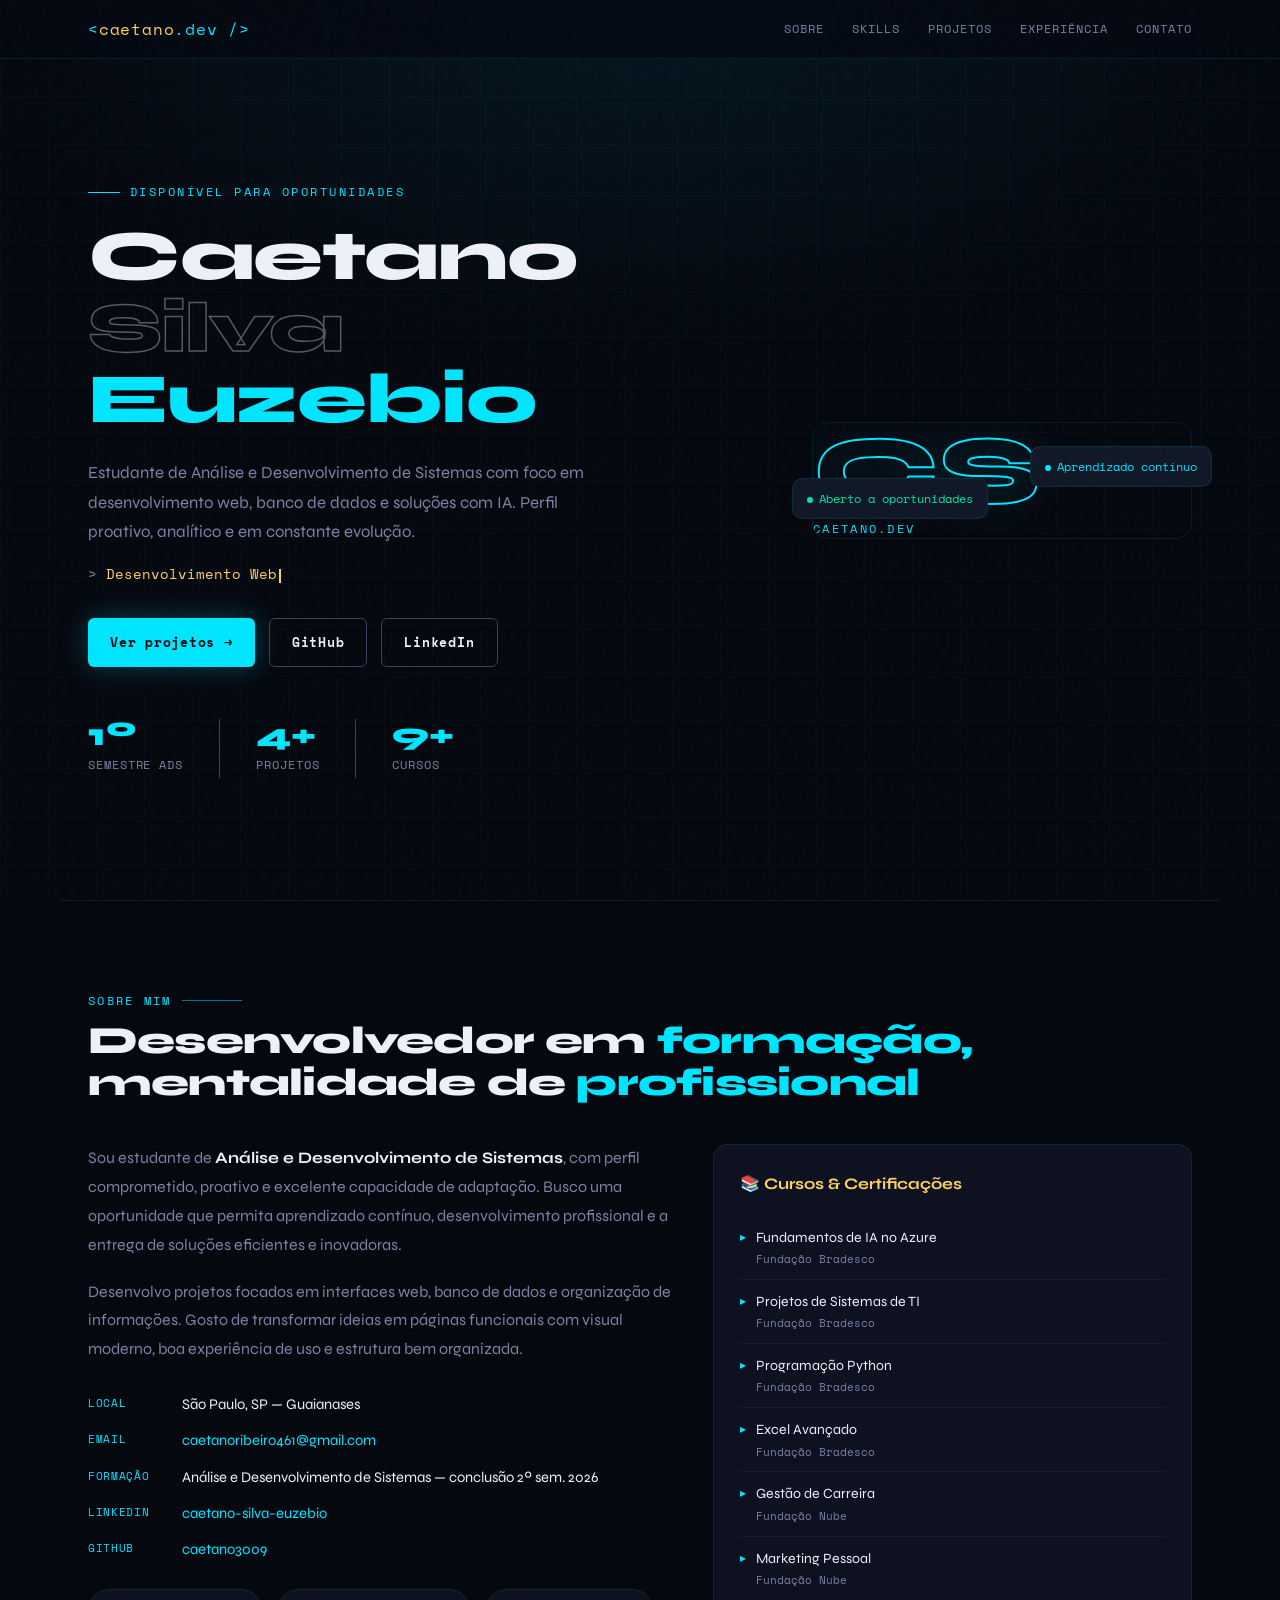
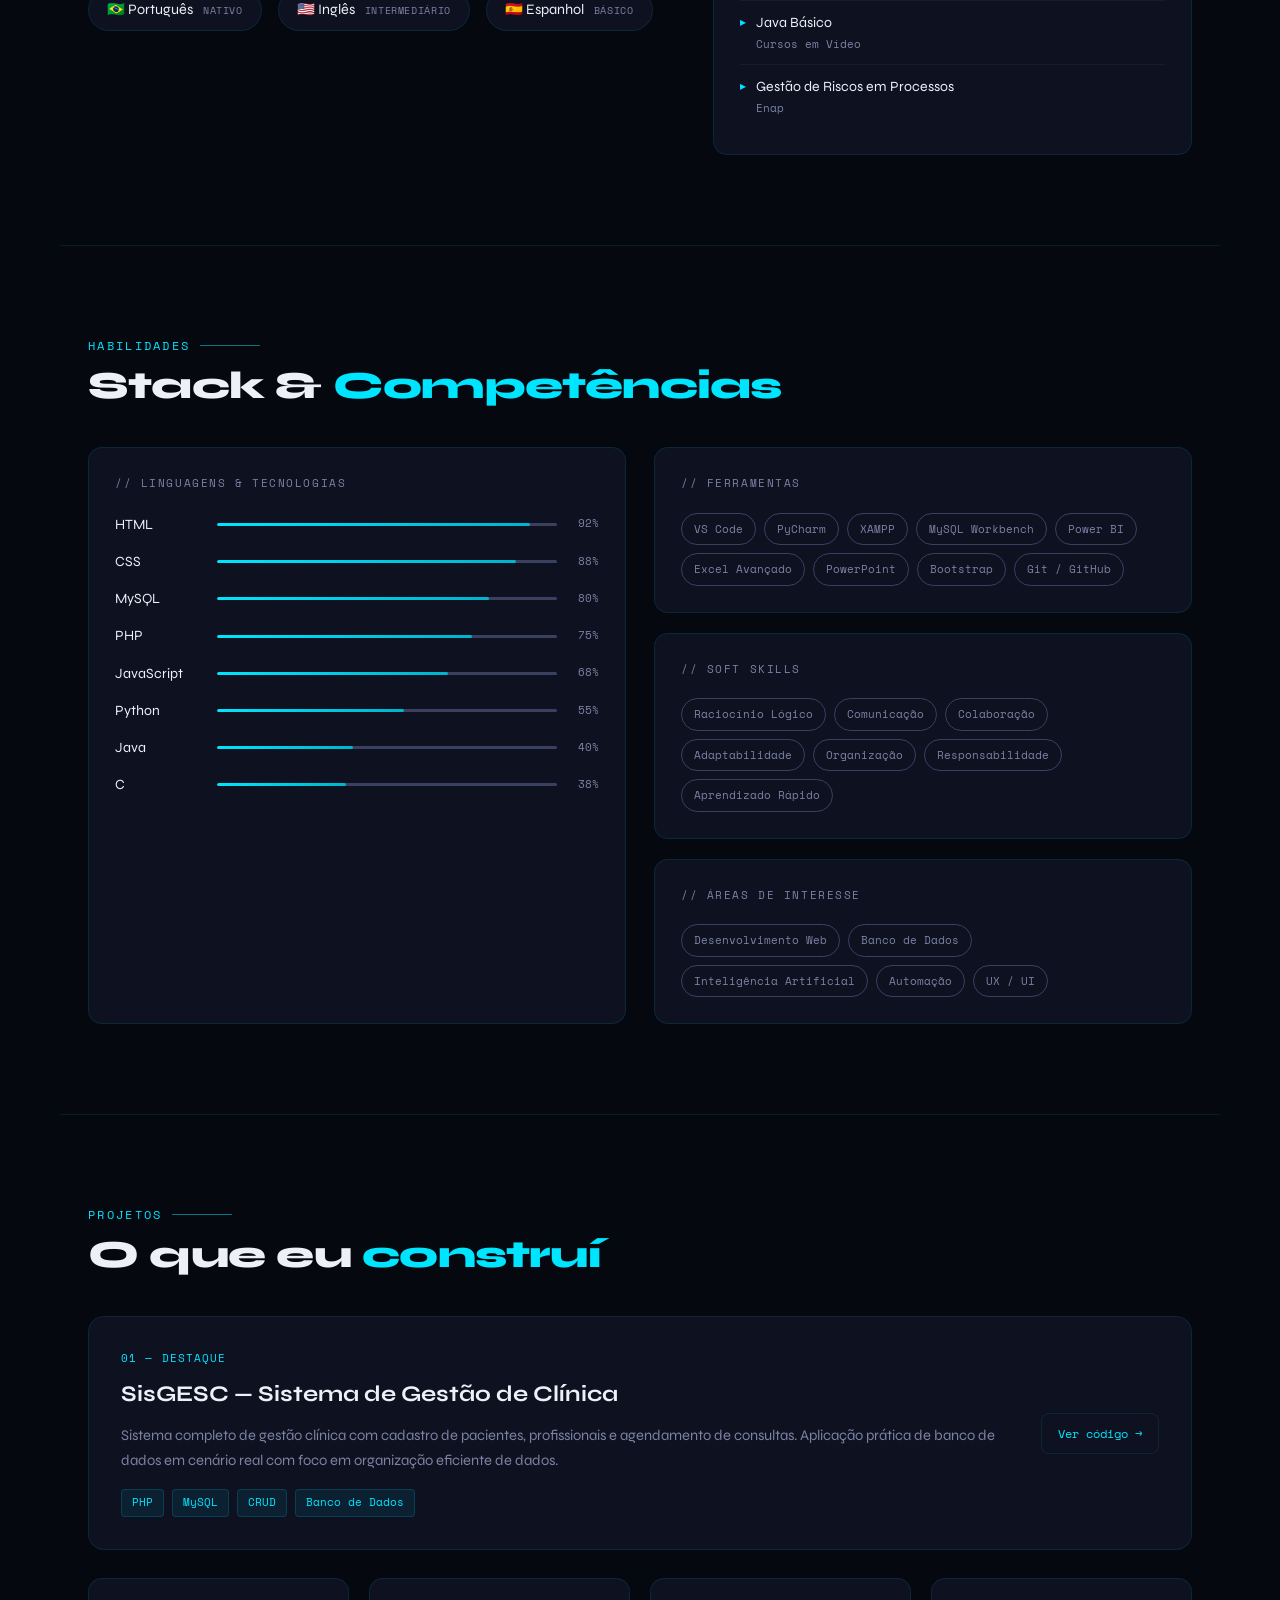
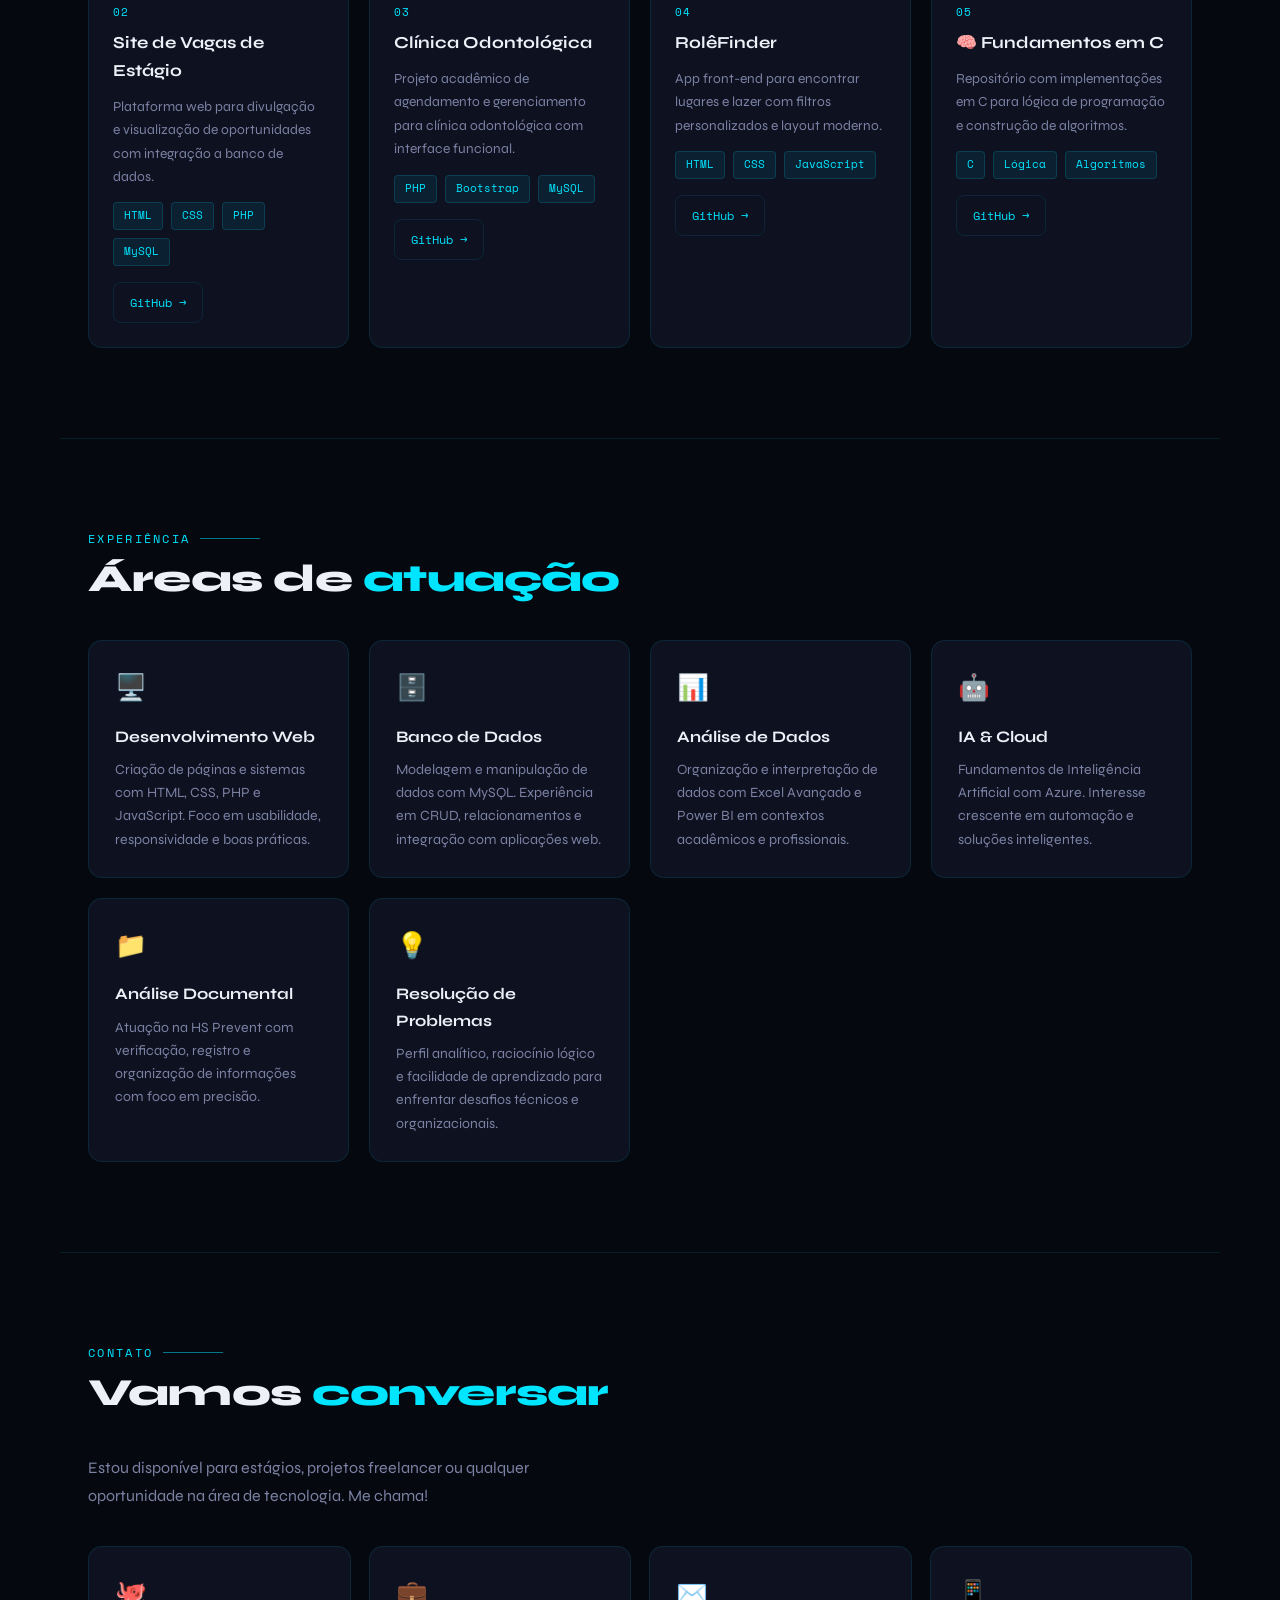
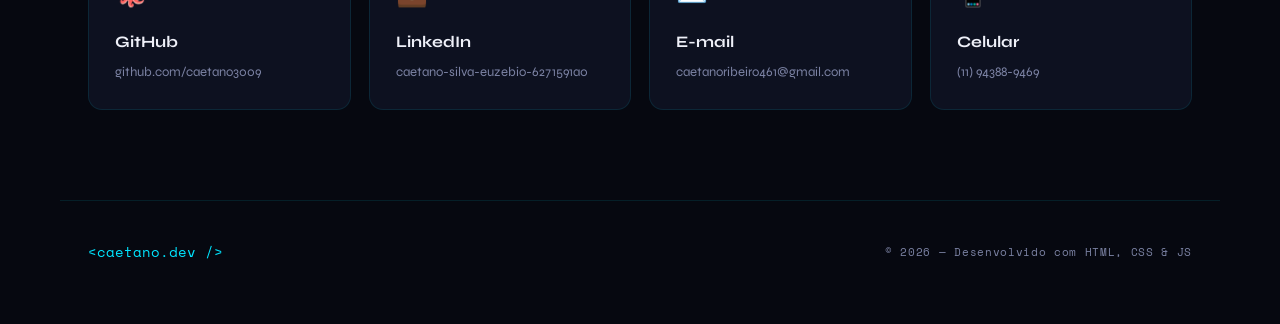
<file: index (1).html>
<!DOCTYPE html>
<html lang="pt-BR">
<head>
  <meta charset="UTF-8" />
  <meta name="viewport" content="width=device-width, initial-scale=1.0" />
  <title>Caetano Silva | Dev Portfolio</title>
  <link rel="preconnect" href="https://fonts.googleapis.com">
  <link href="https://fonts.googleapis.com/css2?family=Space+Mono:ital,wght@0,400;0,700;1,400&family=Syne:wght@400;600;700;800&display=swap" rel="stylesheet">
  <style>
    :root {
      --bg:      #060810;
      --surface: #0d1120;
      --card:    #111827;
      --text:    #eef0f8;
      --muted:   #7b82a3;
      --dim:     #3a4060;
      --accent:  #00e5ff;
      --gold:    #ffd166;
      --rose:    #ff4f7b;
      --border:  rgba(0,229,255,0.10);
      --glow:    rgba(0,229,255,0.18);
    }

    *, *::before, *::after { margin:0; padding:0; box-sizing:border-box; }
    html { scroll-behavior: smooth; }

    body {
      font-family: 'Syne', sans-serif;
      background: var(--bg);
      color: var(--text);
      overflow-x: hidden;
      line-height: 1.65;
    }

    body::before {
      content: "";
      position: fixed;
      inset: 0;
      background-image: url("data:image/svg+xml,%3Csvg viewBox='0 0 200 200' xmlns='http://www.w3.org/2000/svg'%3E%3Cfilter id='n'%3E%3CfeTurbulence type='fractalNoise' baseFrequency='0.65' numOctaves='3' stitchTiles='stitch'/%3E%3C/filter%3E%3Crect width='100%25' height='100%25' filter='url(%23n)' opacity='0.03'/%3E%3C/svg%3E");
      pointer-events: none;
      z-index: 999;
      opacity: 0.4;
    }

    .grid-bg {
      position: fixed;
      inset: 0;
      z-index: -1;
      background-image:
        linear-gradient(rgba(0,229,255,0.025) 1px, transparent 1px),
        linear-gradient(90deg, rgba(0,229,255,0.025) 1px, transparent 1px);
      background-size: 48px 48px;
    }
    .grid-bg::after {
      content: "";
      position: absolute;
      inset: 0;
      background: radial-gradient(ellipse 80% 60% at 50% 0%, rgba(0,229,255,0.07) 0%, transparent 70%);
    }

    header {
      position: fixed;
      top: 0; left: 0; right: 0;
      z-index: 500;
      backdrop-filter: blur(20px) saturate(160%);
      background: rgba(6,8,16,0.75);
      border-bottom: 1px solid var(--border);
    }
    .nav {
      max-width: 1160px;
      margin: 0 auto;
      padding: 16px 28px;
      display: flex;
      align-items: center;
      justify-content: space-between;
    }
    .logo {
      font-family: 'Space Mono', monospace;
      font-size: 1rem;
      color: var(--accent);
      letter-spacing: 0.05em;
    }
    .logo span { color: var(--gold); }
    .nav-links { display: flex; gap: 28px; }
    .nav-links a {
      font-family: 'Space Mono', monospace;
      font-size: 0.78rem;
      color: var(--muted);
      text-decoration: none;
      letter-spacing: 0.08em;
      text-transform: uppercase;
      transition: color 0.25s;
    }
    .nav-links a:hover { color: var(--accent); }

    .hero {
      min-height: 100vh;
      max-width: 1160px;
      margin: 0 auto;
      padding: 140px 28px 80px;
      display: grid;
      grid-template-columns: 1fr 380px;
      align-items: center;
      gap: 60px;
    }

    .hero-eyebrow {
      font-family: 'Space Mono', monospace;
      font-size: 0.78rem;
      color: var(--accent);
      letter-spacing: 0.2em;
      text-transform: uppercase;
      margin-bottom: 18px;
      display: flex;
      align-items: center;
      gap: 10px;
    }
    .hero-eyebrow::before {
      content: "";
      display: block;
      width: 32px; height: 1px;
      background: var(--accent);
    }

    .hero h1 {
      font-size: clamp(2.8rem, 5.5vw, 5rem);
      font-weight: 800;
      line-height: 1.02;
      letter-spacing: -0.02em;
      margin-bottom: 22px;
    }
    .hero h1 .line2 {
      color: transparent;
      -webkit-text-stroke: 1.5px rgba(238,240,248,0.35);
    }
    .hero h1 .accent { color: var(--accent); }

    .hero-desc {
      font-size: 1.05rem;
      color: var(--muted);
      max-width: 500px;
      margin-bottom: 16px;
      line-height: 1.75;
    }

    .hero-cta {
      display: flex;
      gap: 14px;
      flex-wrap: wrap;
      margin-bottom: 52px;
    }

    .btn {
      font-family: 'Space Mono', monospace;
      font-size: 0.8rem;
      padding: 13px 22px;
      border-radius: 6px;
      text-decoration: none;
      font-weight: 700;
      letter-spacing: 0.06em;
      transition: all 0.25s;
      display: inline-flex;
      align-items: center;
      gap: 8px;
    }
    .btn-primary {
      background: var(--accent);
      color: #060810;
      box-shadow: 0 0 28px rgba(0,229,255,0.25);
    }
    .btn-primary:hover {
      transform: translateY(-3px);
      box-shadow: 0 6px 32px rgba(0,229,255,0.45);
    }
    .btn-ghost {
      border: 1px solid var(--dim);
      color: var(--text);
      background: transparent;
    }
    .btn-ghost:hover {
      border-color: var(--accent);
      color: var(--accent);
      transform: translateY(-3px);
    }

    .hero-stats { display: flex; gap: 36px; }
    .stat-num {
      font-size: 2rem;
      font-weight: 800;
      color: var(--accent);
      display: block;
      line-height: 1;
    }
    .stat-label {
      font-family: 'Space Mono', monospace;
      font-size: 0.72rem;
      color: var(--muted);
      letter-spacing: 0.08em;
      text-transform: uppercase;
      margin-top: 4px;
    }
    .stat-divider {
      width: 1px;
      background: var(--dim);
      align-self: stretch;
    }

    .hero-visual { position: relative; }
    .profile-frame {
      position: relative;
      border-radius: 16px;
      overflow: hidden;
      border: 1px solid var(--border);
    }
    .<img src="foto.jpg" class="profile-photo"> {
      width: 100%;
      aspect-ratio: 3/4;
      background: linear-gradient(135deg, #0d1a2e 0%, #0a1520 50%, #0d2030 100%);
      display: flex;
      flex-direction: column;
      align-items: center;
      justify-content: center;
      gap: 16px;
    }
    .profile-initial {
      font-size: 6rem;
      font-weight: 800;
      color: transparent;
      -webkit-text-stroke: 2px var(--accent);
      line-height: 1;
      filter: drop-shadow(0 0 20px rgba(0,229,255,0.4));
    }
    .profile-sub {
      font-family: 'Space Mono', monospace;
      font-size: 0.72rem;
      color: var(--accent);
      letter-spacing: 0.2em;
      text-transform: uppercase;
    }

    .badge-float {
      position: absolute;
      z-index: 2;
      background: var(--card);
      border: 1px solid var(--border);
      border-radius: 10px;
      padding: 10px 14px;
      backdrop-filter: blur(12px);
      font-family: 'Space Mono', monospace;
      font-size: 0.72rem;
    }
    .badge-float.bl { bottom: 20px; left: -20px; color: #00e5a0; }
    .badge-float.tr { top: 24px; right: -20px; color: var(--accent); }
    .badge-dot {
      display: inline-block;
      width: 6px; height: 6px;
      border-radius: 50%;
      margin-right: 6px;
      animation: blink 1.4s ease-in-out infinite;
    }
    .badge-dot.green { background: #00e5a0; }
    .badge-dot.blue  { background: var(--accent); }
    @keyframes blink { 0%,100%{opacity:1} 50%{opacity:0.3} }

    section {
      max-width: 1160px;
      margin: 0 auto;
      padding: 90px 28px;
    }

    .section-label {
      font-family: 'Space Mono', monospace;
      font-size: 0.72rem;
      color: var(--accent);
      letter-spacing: 0.2em;
      text-transform: uppercase;
      margin-bottom: 10px;
      display: flex;
      align-items: center;
      gap: 10px;
    }
    .section-label::after {
      content: "";
      flex: 1;
      max-width: 60px;
      height: 1px;
      background: var(--accent);
      opacity: 0.5;
    }

    .section-title {
      font-size: clamp(1.8rem, 3vw, 2.6rem);
      font-weight: 800;
      letter-spacing: -0.02em;
      margin-bottom: 40px;
      line-height: 1.1;
    }
    .section-title em {
      font-style: normal;
      color: var(--accent);
    }

    .about-grid {
      display: grid;
      grid-template-columns: 1.1fr 0.9fr;
      gap: 40px;
      align-items: start;
    }
    .about-text p {
      color: var(--muted);
      margin-bottom: 18px;
      line-height: 1.8;
    }
    .about-text strong { color: var(--text); }

    .info-list { margin-top: 28px; display: flex; flex-direction: column; gap: 12px; }
    .info-row { display: flex; gap: 14px; align-items: flex-start; font-size: 0.92rem; }
    .info-key {
      font-family: 'Space Mono', monospace;
      font-size: 0.7rem;
      color: var(--accent);
      letter-spacing: 0.06em;
      text-transform: uppercase;
      min-width: 80px;
      padding-top: 2px;
    }
    .info-val { color: var(--text); }
    .info-val a { color: var(--accent); text-decoration: none; }
    .info-val a:hover { text-decoration: underline; }

    .courses-box {
      background: var(--surface);
      border: 1px solid var(--border);
      border-radius: 14px;
      padding: 26px;
    }
    .courses-box h3 { font-size: 1rem; font-weight: 700; margin-bottom: 18px; color: var(--gold); }
    .course-item {
      display: flex;
      align-items: flex-start;
      gap: 10px;
      padding: 10px 0;
      border-bottom: 1px solid rgba(255,255,255,0.05);
      font-size: 0.88rem;
    }
    .course-item:last-child { border-bottom: none; }
    .course-icon { color: var(--accent); font-size: 0.75rem; margin-top: 2px; flex-shrink: 0; }
    .course-name { color: var(--text); }
    .course-org { font-family: 'Space Mono', monospace; font-size: 0.68rem; color: var(--muted); margin-top: 2px; }

    .skills-layout { display: grid; grid-template-columns: 1fr 1fr; gap: 28px; }
    .skill-card {
      background: var(--surface);
      border: 1px solid var(--border);
      border-radius: 14px;
      padding: 26px;
      transition: border-color 0.3s, transform 0.3s;
    }
    .skill-card:hover { border-color: rgba(0,229,255,0.3); transform: translateY(-4px); }
    .skill-card-title {
      font-family: 'Space Mono', monospace;
      font-size: 0.7rem;
      letter-spacing: 0.14em;
      text-transform: uppercase;
      color: var(--muted);
      margin-bottom: 20px;
    }
    .skill-row { display: flex; align-items: center; gap: 12px; margin-bottom: 14px; }
    .skill-name { font-size: 0.88rem; min-width: 90px; color: var(--text); }
    .skill-bar { flex: 1; height: 3px; background: var(--dim); border-radius: 99px; overflow: hidden; }
    .skill-fill {
      height: 100%;
      border-radius: 99px;
      background: linear-gradient(90deg, var(--accent), #00b4cc);
      width: 0;
      transition: width 1.2s cubic-bezier(0.22,1,0.36,1);
    }
    .skill-pct { font-family: 'Space Mono', monospace; font-size: 0.68rem; color: var(--muted); min-width: 30px; text-align: right; }

    .tag-cloud { display: flex; flex-wrap: wrap; gap: 8px; margin-top: 4px; }
    .tag-pill {
      padding: 6px 12px;
      border: 1px solid var(--dim);
      border-radius: 999px;
      font-family: 'Space Mono', monospace;
      font-size: 0.7rem;
      color: var(--muted);
      transition: all 0.2s;
    }
    .tag-pill:hover { border-color: var(--accent); color: var(--accent); }

    .projects-hero-card {
      background: var(--surface);
      border: 1px solid var(--border);
      border-radius: 16px;
      padding: 32px;
      margin-bottom: 28px;
      display: grid;
      grid-template-columns: 1fr auto;
      align-items: center;
      gap: 24px;
      transition: border-color 0.3s, transform 0.3s;
    }
    .projects-hero-card:hover { border-color: rgba(0,229,255,0.4); transform: translateY(-4px); box-shadow: 0 20px 60px rgba(0,0,0,0.4); }
    .proj-number { font-family: 'Space Mono', monospace; font-size: 0.7rem; color: var(--accent); letter-spacing: 0.1em; margin-bottom: 8px; }
    .proj-title { font-size: 1.4rem; font-weight: 700; margin-bottom: 10px; }
    .proj-desc { color: var(--muted); font-size: 0.92rem; line-height: 1.7; margin-bottom: 16px; }
    .proj-tags { display: flex; flex-wrap: wrap; gap: 8px; }
    .proj-tag {
      padding: 4px 10px;
      border-radius: 4px;
      font-family: 'Space Mono', monospace;
      font-size: 0.68rem;
      background: rgba(0,229,255,0.08);
      color: var(--accent);
      border: 1px solid rgba(0,229,255,0.15);
    }
    .proj-link-btn {
      display: flex;
      align-items: center;
      gap: 6px;
      font-family: 'Space Mono', monospace;
      font-size: 0.72rem;
      color: var(--accent);
      text-decoration: none;
      border: 1px solid var(--border);
      padding: 10px 16px;
      border-radius: 8px;
      white-space: nowrap;
      transition: all 0.2s;
    }
    .proj-link-btn:hover { background: rgba(0,229,255,0.08); border-color: var(--accent); }

    .projects-grid { display: grid; grid-template-columns: repeat(auto-fit, minmax(240px, 1fr)); gap: 20px; }
    .proj-mini {
      background: var(--surface);
      border: 1px solid var(--border);
      border-radius: 14px;
      padding: 24px;
      transition: border-color 0.3s, transform 0.3s;
    }
    .proj-mini:hover { border-color: rgba(0,229,255,0.35); transform: translateY(-4px); }
    .proj-mini .proj-title { font-size: 1.05rem; }
    .proj-mini .proj-desc { font-size: 0.86rem; margin-bottom: 14px; }

    .exp-grid { display: grid; grid-template-columns: repeat(auto-fit, minmax(220px, 1fr)); gap: 20px; }
    .exp-card {
      background: var(--surface);
      border: 1px solid var(--border);
      border-radius: 14px;
      padding: 26px;
      transition: border-color 0.3s, transform 0.3s;
    }
    .exp-card:hover { border-color: rgba(255,209,102,0.35); transform: translateY(-4px); }
    .exp-icon { font-size: 1.6rem; margin-bottom: 14px; }
    .exp-card h3 { font-size: 1rem; font-weight: 700; margin-bottom: 8px; }
    .exp-card p { color: var(--muted); font-size: 0.88rem; line-height: 1.65; }

    .lang-row { display: flex; gap: 16px; flex-wrap: wrap; margin-top: 8px; }
    .lang-chip {
      display: flex;
      align-items: center;
      gap: 10px;
      background: var(--surface);
      border: 1px solid var(--border);
      border-radius: 999px;
      padding: 8px 18px;
      font-size: 0.9rem;
    }
    .lang-level { font-family: 'Space Mono', monospace; font-size: 0.65rem; color: var(--muted); letter-spacing: 0.06em; }

    .contact-grid { display: grid; grid-template-columns: repeat(auto-fit, minmax(220px, 1fr)); gap: 18px; }
    .contact-card {
      background: var(--surface);
      border: 1px solid var(--border);
      border-radius: 14px;
      padding: 26px;
      text-decoration: none;
      transition: border-color 0.3s, transform 0.3s;
      display: block;
    }
    .contact-card:hover { border-color: rgba(0,229,255,0.4); transform: translateY(-4px); }
    .contact-icon { font-size: 1.6rem; margin-bottom: 14px; }
    .contact-card h3 { font-size: 1rem; font-weight: 700; color: var(--text); margin-bottom: 6px; }
    .contact-card p { font-size: 0.82rem; color: var(--muted); word-break: break-all; }

    .section-divider {
      max-width: 1160px;
      margin: 0 auto;
      padding: 0 28px;
      border: none;
      border-top: 1px solid var(--border);
    }

    footer {
      max-width: 1160px;
      margin: 0 auto;
      padding: 40px 28px 60px;
      display: flex;
      align-items: center;
      justify-content: space-between;
      flex-wrap: wrap;
      gap: 16px;
    }
    .footer-logo { font-family: 'Space Mono', monospace; font-size: 0.85rem; color: var(--accent); }
    .footer-copy { font-family: 'Space Mono', monospace; font-size: 0.7rem; color: var(--muted); letter-spacing: 0.06em; }

    .reveal { opacity: 0; transform: translateY(32px); transition: opacity 0.7s ease, transform 0.7s ease; }
    .reveal.visible { opacity: 1; transform: translateY(0); }

    .typing-wrap {
      font-family: 'Space Mono', monospace;
      font-size: 0.9rem;
      color: var(--muted);
      margin-top: 8px;
      margin-bottom: 32px;
    }
    .typing-text { color: var(--gold); }
    .cursor-blink {
      display: inline-block;
      width: 2px; height: 1em;
      background: var(--gold);
      margin-left: 2px;
      vertical-align: middle;
      animation: blink 0.8s step-end infinite;
    }

    @media (max-width: 900px) {
      .hero { grid-template-columns: 1fr; padding-top: 110px; }
      .hero-visual { display: none; }
      .about-grid { grid-template-columns: 1fr; }
      .skills-layout { grid-template-columns: 1fr; }
      .nav-links { display: none; }
      .projects-hero-card { grid-template-columns: 1fr; }
    }
  </style>
</head>
<body>

  <div class="grid-bg"></div>

  <header>
    <nav class="nav">
      <div class="logo">&lt;<span>caetano</span>.dev /&gt;</div>
      <div class="nav-links">
        <a href="#sobre">sobre</a>
        <a href="#skills">skills</a>
        <a href="#projetos">projetos</a>
        <a href="#experiencia">experiência</a>
        <a href="#contato">contato</a>
      </div>
    </nav>
  </header>

  <div class="hero">
    <div class="hero-text">
      <div class="hero-eyebrow">Disponível para oportunidades</div>
      <h1>
        Caetano<br>
        <span class="line2">Silva</span><br>
        <span class="accent">Euzebio</span>
      </h1>
      <p class="hero-desc">
        Estudante de Análise e Desenvolvimento de Sistemas com foco em desenvolvimento web, banco de dados e soluções com IA. Perfil proativo, analítico e em constante evolução.
      </p>
      <div class="typing-wrap">
        &gt;&nbsp;<span class="typing-text" id="typing"></span><span class="cursor-blink"></span>
      </div>
      <div class="hero-cta">
        <a class="btn btn-primary" href="#projetos">Ver projetos →</a>
        <a class="btn btn-ghost" href="https://github.com/caetano3009" target="_blank">GitHub</a>
        <a class="btn btn-ghost" href="https://www.linkedin.com/in/caetano-silva-euzebio-6271591a0/" target="_blank">LinkedIn</a>
      </div>
      <div class="hero-stats">
        <div class="stat">
          <span class="stat-num">1º</span>
          <span class="stat-label">semestre ADS</span>
        </div>
        <div class="stat-divider"></div>
        <div class="stat">
          <span class="stat-num">4+</span>
          <span class="stat-label">projetos</span>
        </div>
        <div class="stat-divider"></div>
        <div class="stat">
          <span class="stat-num">9+</span>
          <span class="stat-label">cursos</span>
        </div>
      </div>
    </div>

    <div class="hero-visual">
      <div class="profile-frame">
        <div class="profile-placeholder">
          <div class="profile-initial">CS</div>
          <div class="profile-sub">caetano.dev</div>
        </div>
      </div>
      <div class="badge-float tr">
        <span class="badge-dot blue"></span>Aprendizado contínuo
      </div>
      <div class="badge-float bl">
        <span class="badge-dot green"></span>Aberto a oportunidades
      </div>
    </div>
  </div>

  <hr class="section-divider">

  <section id="sobre" class="reveal">
    <div class="section-label">sobre mim</div>
    <h2 class="section-title">Desenvolvedor em <em>formação,</em><br>mentalidade de <em>profissional</em></h2>
    <div class="about-grid">
      <div class="about-text">
        <p>
          Sou estudante de <strong>Análise e Desenvolvimento de Sistemas</strong>, com perfil comprometido, proativo e excelente capacidade de adaptação. Busco uma oportunidade que permita aprendizado contínuo, desenvolvimento profissional e a entrega de soluções eficientes e inovadoras.
        </p>
        <p>
          Desenvolvo projetos focados em interfaces web, banco de dados e organização de informações. Gosto de transformar ideias em páginas funcionais com visual moderno, boa experiência de uso e estrutura bem organizada.
        </p>
        <div class="info-list">
          <div class="info-row">
            <span class="info-key">Local</span>
            <span class="info-val">São Paulo, SP — Guaianases</span>
          </div>
          <div class="info-row">
            <span class="info-key">Email</span>
            <span class="info-val"><a href="mailto:caetanoribeiro461@gmail.com">caetanoribeiro461@gmail.com</a></span>
          </div>
          <div class="info-row">
            <span class="info-key">Formação</span>
            <span class="info-val">Análise e Desenvolvimento de Sistemas — conclusão 2º sem. 2026</span>
          </div>
          <div class="info-row">
            <span class="info-key">LinkedIn</span>
            <span class="info-val"><a href="https://www.linkedin.com/in/caetano-silva-euzebio-6271591a0/" target="_blank">caetano-silva-euzebio</a></span>
          </div>
          <div class="info-row">
            <span class="info-key">GitHub</span>
            <span class="info-val"><a href="https://github.com/caetano3009" target="_blank">caetano3009</a></span>
          </div>
        </div>
        <div class="lang-row" style="margin-top:28px">
          <div class="lang-chip">🇧🇷 Português <span class="lang-level">NATIVO</span></div>
          <div class="lang-chip">🇺🇸 Inglês <span class="lang-level">INTERMEDIÁRIO</span></div>
          <div class="lang-chip">🇪🇸 Espanhol <span class="lang-level">BÁSICO</span></div>
        </div>
      </div>

      <div class="courses-box">
        <h3>📚 Cursos & Certificações</h3>
        <div class="course-item">
          <span class="course-icon">▸</span>
          <div><div class="course-name">Fundamentos de IA no Azure</div><div class="course-org">Fundação Bradesco</div></div>
        </div>
        <div class="course-item">
          <span class="course-icon">▸</span>
          <div><div class="course-name">Projetos de Sistemas de TI</div><div class="course-org">Fundação Bradesco</div></div>
        </div>
        <div class="course-item">
          <span class="course-icon">▸</span>
          <div><div class="course-name">Programação Python</div><div class="course-org">Fundação Bradesco</div></div>
        </div>
        <div class="course-item">
          <span class="course-icon">▸</span>
          <div><div class="course-name">Excel Avançado</div><div class="course-org">Fundação Bradesco</div></div>
        </div>
        <div class="course-item">
          <span class="course-icon">▸</span>
          <div><div class="course-name">Gestão de Carreira</div><div class="course-org">Fundação Nube</div></div>
        </div>
        <div class="course-item">
          <span class="course-icon">▸</span>
          <div><div class="course-name">Marketing Pessoal</div><div class="course-org">Fundação Nube</div></div>
        </div>
        <div class="course-item">
          <span class="course-icon">▸</span>
          <div><div class="course-name">Java Básico</div><div class="course-org">Cursos em Vídeo</div></div>
        </div>
        <div class="course-item">
          <span class="course-icon">▸</span>
          <div><div class="course-name">Gestão de Riscos em Processos</div><div class="course-org">Enap</div></div>
        </div>
      </div>
    </div>
  </section>

  <hr class="section-divider">

  <section id="skills" class="reveal">
    <div class="section-label">habilidades</div>
    <h2 class="section-title">Stack &amp; <em>Competências</em></h2>
    <div class="skills-layout">
      <div class="skill-card">
        <div class="skill-card-title">// linguagens & tecnologias</div>
        <div class="skill-row"><span class="skill-name">HTML</span><div class="skill-bar"><div class="skill-fill" data-width="92%"></div></div><span class="skill-pct">92%</span></div>
        <div class="skill-row"><span class="skill-name">CSS</span><div class="skill-bar"><div class="skill-fill" data-width="88%"></div></div><span class="skill-pct">88%</span></div>
        <div class="skill-row"><span class="skill-name">MySQL</span><div class="skill-bar"><div class="skill-fill" data-width="80%"></div></div><span class="skill-pct">80%</span></div>
        <div class="skill-row"><span class="skill-name">PHP</span><div class="skill-bar"><div class="skill-fill" data-width="75%"></div></div><span class="skill-pct">75%</span></div>
        <div class="skill-row"><span class="skill-name">JavaScript</span><div class="skill-bar"><div class="skill-fill" data-width="68%"></div></div><span class="skill-pct">68%</span></div>
        <div class="skill-row"><span class="skill-name">Python</span><div class="skill-bar"><div class="skill-fill" data-width="55%"></div></div><span class="skill-pct">55%</span></div>
        <div class="skill-row"><span class="skill-name">Java</span><div class="skill-bar"><div class="skill-fill" data-width="40%"></div></div><span class="skill-pct">40%</span></div>
        <div class="skill-row"><span class="skill-name">C</span><div class="skill-bar"><div class="skill-fill" data-width="38%"></div></div><span class="skill-pct">38%</span></div>
      </div>

      <div style="display:flex;flex-direction:column;gap:20px;">
        <div class="skill-card">
          <div class="skill-card-title">// ferramentas</div>
          <div class="tag-cloud">
            <span class="tag-pill">VS Code</span>
            <span class="tag-pill">PyCharm</span>
            <span class="tag-pill">XAMPP</span>
            <span class="tag-pill">MySQL Workbench</span>
            <span class="tag-pill">Power BI</span>
            <span class="tag-pill">Excel Avançado</span>
            <span class="tag-pill">PowerPoint</span>
            <span class="tag-pill">Bootstrap</span>
            <span class="tag-pill">Git / GitHub</span>
          </div>
        </div>
        <div class="skill-card">
          <div class="skill-card-title">// soft skills</div>
          <div class="tag-cloud">
            <span class="tag-pill">Raciocínio Lógico</span>
            <span class="tag-pill">Comunicação</span>
            <span class="tag-pill">Colaboração</span>
            <span class="tag-pill">Adaptabilidade</span>
            <span class="tag-pill">Organização</span>
            <span class="tag-pill">Responsabilidade</span>
            <span class="tag-pill">Aprendizado Rápido</span>
          </div>
        </div>
        <div class="skill-card">
          <div class="skill-card-title">// áreas de interesse</div>
          <div class="tag-cloud">
            <span class="tag-pill">Desenvolvimento Web</span>
            <span class="tag-pill">Banco de Dados</span>
            <span class="tag-pill">Inteligência Artificial</span>
            <span class="tag-pill">Automação</span>
            <span class="tag-pill">UX / UI</span>
          </div>
        </div>
      </div>
    </div>
  </section>

  <hr class="section-divider">

  <section id="projetos" class="reveal">
    <div class="section-label">projetos</div>
    <h2 class="section-title">O que eu <em>construí</em></h2>

    <div class="projects-hero-card">
      <div>
        <div class="proj-number">01 — DESTAQUE</div>
        <div class="proj-title">SisGESC — Sistema de Gestão de Clínica</div>
        <p class="proj-desc">Sistema completo de gestão clínica com cadastro de pacientes, profissionais e agendamento de consultas. Aplicação prática de banco de dados em cenário real com foco em organização eficiente de dados.</p>
        <div class="proj-tags">
          <span class="proj-tag">PHP</span>
          <span class="proj-tag">MySQL</span>
          <span class="proj-tag">CRUD</span>
          <span class="proj-tag">Banco de Dados</span>
        </div>
      </div>
      <a class="proj-link-btn" href="https://github.com/caetano3009/Projeto-de-Banco-de-Dados---SisGESC" target="_blank">Ver código →</a>
    </div>

    <div class="projects-grid">
      <div class="proj-mini">
        <div class="proj-number">02</div>
        <div class="proj-title">Site de Vagas de Estágio</div>
        <p class="proj-desc">Plataforma web para divulgação e visualização de oportunidades com integração a banco de dados.</p>
        <div class="proj-tags"><span class="proj-tag">HTML</span><span class="proj-tag">CSS</span><span class="proj-tag">PHP</span><span class="proj-tag">MySQL</span></div>
        <a class="proj-link-btn" style="margin-top:16px;display:inline-flex" href="https://github.com/caetano3009/site-vaga-de-estagio" target="_blank">GitHub →</a>
      </div>
      <div class="proj-mini">
        <div class="proj-number">03</div>
        <div class="proj-title">Clínica Odontológica</div>
        <p class="proj-desc">Projeto acadêmico de agendamento e gerenciamento para clínica odontológica com interface funcional.</p>
        <div class="proj-tags"><span class="proj-tag">PHP</span><span class="proj-tag">Bootstrap</span><span class="proj-tag">MySQL</span></div>
        <a class="proj-link-btn" style="margin-top:16px;display:inline-flex" href="https://github.com/caetano3009/clinica-odonto-" target="_blank">GitHub →</a>
      </div>
      <div class="proj-mini">
        <div class="proj-number">04</div>
        <div class="proj-title">RolêFinder</div>
        <p class="proj-desc">App front-end para encontrar lugares e lazer com filtros personalizados e layout moderno.</p>
        <div class="proj-tags"><span class="proj-tag">HTML</span><span class="proj-tag">CSS</span><span class="proj-tag">JavaScript</span></div>
        <a class="proj-link-btn" style="margin-top:16px;display:inline-flex" href="https://github.com/caetano3009/FindRole" target="_blank">GitHub →</a>
      </div>
      <div class="proj-mini">
        <div class="proj-number">05</div>
        <div class="proj-title">🧠 Fundamentos em C</div>
        <p class="proj-desc">Repositório com implementações em C para lógica de programação e construção de algoritmos.</p>
        <div class="proj-tags"><span class="proj-tag">C</span><span class="proj-tag">Lógica</span><span class="proj-tag">Algoritmos</span></div>
        <a class="proj-link-btn" style="margin-top:16px;display:inline-flex" href="https://github.com/caetano3009/c-fundamentos-algoritmos" target="_blank">GitHub →</a>
      </div>
    </div>
  </section>

  <hr class="section-divider">

  <section id="experiencia" class="reveal">
    <div class="section-label">experiência</div>
    <h2 class="section-title">Áreas de <em>atuação</em></h2>
    <div class="exp-grid">
      <div class="exp-card">
        <div class="exp-icon">🖥️</div>
        <h3>Desenvolvimento Web</h3>
        <p>Criação de páginas e sistemas com HTML, CSS, PHP e JavaScript. Foco em usabilidade, responsividade e boas práticas.</p>
      </div>
      <div class="exp-card">
        <div class="exp-icon">🗄️</div>
        <h3>Banco de Dados</h3>
        <p>Modelagem e manipulação de dados com MySQL. Experiência em CRUD, relacionamentos e integração com aplicações web.</p>
      </div>
      <div class="exp-card">
        <div class="exp-icon">📊</div>
        <h3>Análise de Dados</h3>
        <p>Organização e interpretação de dados com Excel Avançado e Power BI em contextos acadêmicos e profissionais.</p>
      </div>
      <div class="exp-card">
        <div class="exp-icon">🤖</div>
        <h3>IA & Cloud</h3>
        <p>Fundamentos de Inteligência Artificial com Azure. Interesse crescente em automação e soluções inteligentes.</p>
      </div>
      <div class="exp-card">
        <div class="exp-icon">📁</div>
        <h3>Análise Documental</h3>
        <p>Atuação na HS Prevent com verificação, registro e organização de informações com foco em precisão.</p>
      </div>
      <div class="exp-card">
        <div class="exp-icon">💡</div>
        <h3>Resolução de Problemas</h3>
        <p>Perfil analítico, raciocínio lógico e facilidade de aprendizado para enfrentar desafios técnicos e organizacionais.</p>
      </div>
    </div>
  </section>

  <hr class="section-divider">

  <section id="contato" class="reveal">
    <div class="section-label">contato</div>
    <h2 class="section-title">Vamos <em>conversar</em></h2>
    <p style="color:var(--muted);max-width:520px;margin-bottom:36px;line-height:1.75;">
      Estou disponível para estágios, projetos freelancer ou qualquer oportunidade na área de tecnologia. Me chama!
    </p>
    <div class="contact-grid">
      <a class="contact-card" href="https://github.com/caetano3009" target="_blank">
        <div class="contact-icon">🐙</div>
        <h3>GitHub</h3>
        <p>github.com/caetano3009</p>
      </a>
      <a class="contact-card" href="https://www.linkedin.com/in/caetano-silva-euzebio-6271591a0/" target="_blank">
        <div class="contact-icon">💼</div>
        <h3>LinkedIn</h3>
        <p>caetano-silva-euzebio-6271591a0</p>
      </a>
      <a class="contact-card" href="mailto:caetanoribeiro461@gmail.com">
        <div class="contact-icon">✉️</div>
        <h3>E-mail</h3>
        <p>caetanoribeiro461@gmail.com</p>
      </a>
      <a class="contact-card" href="tel:+5511943889469">
        <div class="contact-icon">📱</div>
        <h3>Celular</h3>
        <p>(11) 94388-9469</p>
      </a>
    </div>
  </section>

  <hr class="section-divider">

  <footer>
    <div class="footer-logo">&lt;caetano.dev /&gt;</div>
    <div class="footer-copy">© 2026 — Desenvolvido com HTML, CSS & JS</div>
  </footer>

  <script>
    const words = ['Desenvolvimento Web','Banco de Dados','Soluções com IA','Interfaces Modernas','Projetos Acadêmicos'];
    let wi=0,ci=0,del=false;
    const el=document.getElementById('typing');
    function type(){const w=words[wi];el.textContent=w.substring(0,ci);if(!del&&ci<w.length){ci++;setTimeout(type,80);}else if(del&&ci>0){ci--;setTimeout(type,40);}else{del=!del;if(!del)wi=(wi+1)%words.length;setTimeout(type,800);}}
    type();

    const revEls=document.querySelectorAll('.reveal');
    const obs=new IntersectionObserver(es=>{es.forEach(e=>{if(e.isIntersecting)e.target.classList.add('visible');});},{threshold:0.12});
    revEls.forEach(r=>obs.observe(r));

    const fills=document.querySelectorAll('.skill-fill');
    const sObs=new IntersectionObserver(es=>{es.forEach(e=>{if(e.isIntersecting){e.target.style.width=e.target.dataset.width;sObs.unobserve(e.target);}});},{threshold:0.4});
    fills.forEach(f=>sObs.observe(f));
  </script>
</body>
</html>
</file>
